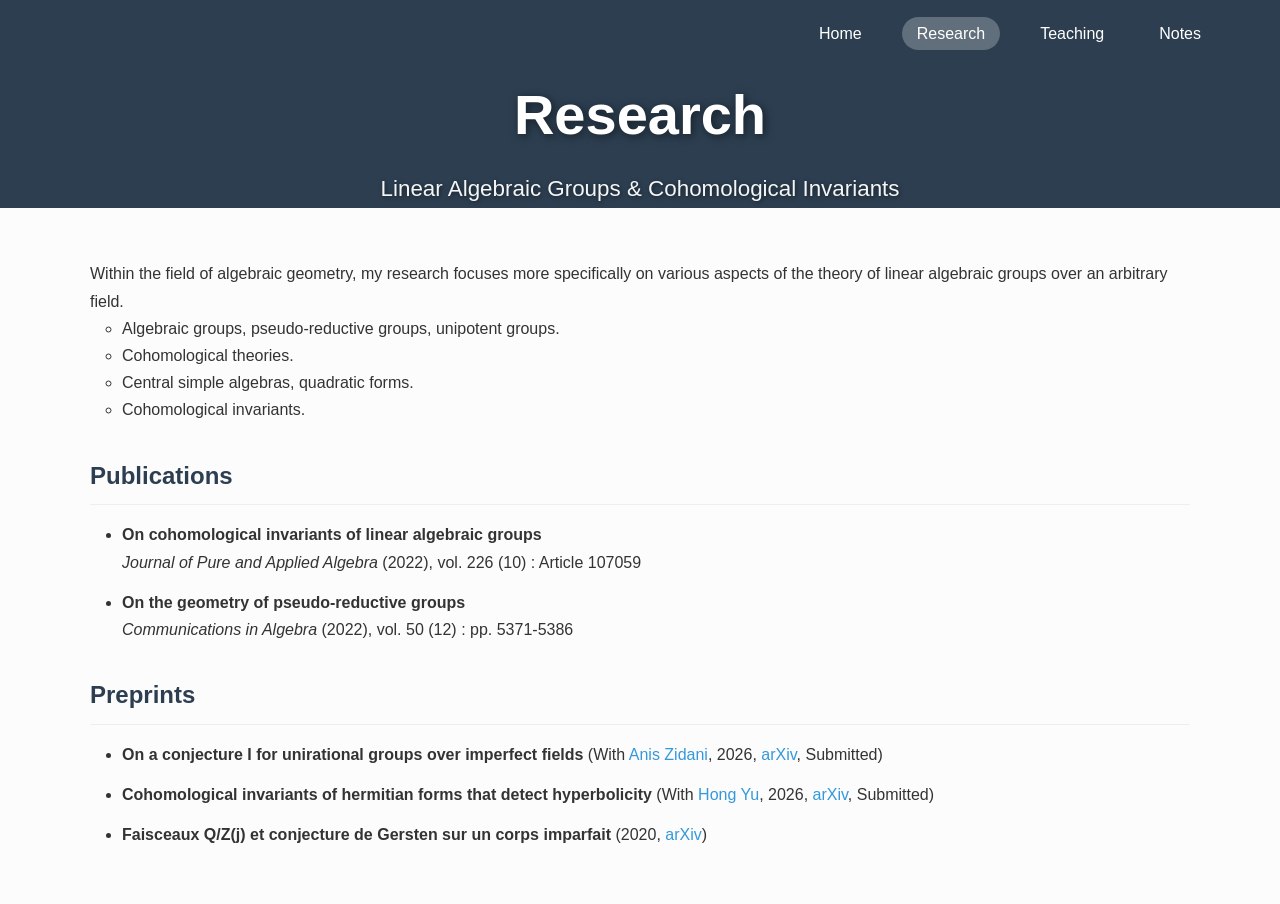
<file: research.html>
<!DOCTYPE html>
<html lang="en">
<head>
  <meta charset="UTF-8">
  <meta name="viewport" content="width=device-width, initial-scale=1.0">
  <title>Research | Alexandre Lourdeaux</title>
  <meta name="description" content="Research interests and publications of Alexandre Lourdeaux: Linear Algebraic Groups, Galois Cohomology, and Cohomological Invariants.">
  <link rel="canonical" href="https://alexldx.github.io/research.html" />
  <link rel="stylesheet" href="styles.css">
</head>
<body>

  <header class="banner" style="height: auto; min-height: 200px;">
    <div class="banner-overlay" style="position: relative; background-color: #2c3e50;">
      <nav class="navbar-overlay">
        <ul>
          <li><a href="index.html">Home</a></li>
          <li><a href="research.html" class="active">Research</a></li>
          <li><a href="teaching.html">Teaching</a></li>
          <li><a href="notes.html">Notes</a></li>
        </ul>
      </nav>
      <div class="banner-text">
        <h2>Research</h2>
        <p>Linear Algebraic Groups & Cohomological Invariants</p>
      </div>
    </div>
  </header>


  <div class="container">
    
    <section class="research-section">
      <p>
        Within the field of algebraic geometry, my research focuses more specifically on various aspects of the theory of linear algebraic groups over an arbitrary field.
      </p>
      <div class="list-doc2">
        <ul>
          <li>Algebraic groups, pseudo-reductive groups, unipotent groups.</li>
          <li>Cohomological theories.</li>
          <li>Central simple algebras, quadratic forms.</li>
          <li>Cohomological invariants.</li>
        </ul>
      </div>
    </section>

    <section class="research-section">
      <h2>Publications</h2>
      <div class="list-doc">
        <ul>
          <li>
            <strong>On cohomological invariants of linear algebraic groups</strong> <br>
            <em>Journal of Pure and Applied Algebra</em> (2022), vol. 226 (10) : Article 107059 
          </li>
          <li>
            <strong>On the geometry of pseudo-reductive groups</strong> <br>
            <em>Communications in Algebra</em> (2022), vol. 50 (12) : pp. 5371-5386 
          </li>
        </ul>
      </div>
    </section>

    <section class="research-section">
      <h2>Preprints</h2>
      <div class="list-doc">
        <ul>
          <li>
            <strong>On a conjecture I for unirational groups over imperfect fields</strong> (With <a href="https://webusers.imj-prg.fr/~anis.zidani/" target="_blank">Anis Zidani</a>, 2026, <a href="https://arxiv.org/abs/2604.05148" target="_blank">arXiv</a>, Submitted) 
          </li>
          <li>
            <strong>Cohomological invariants of hermitian forms that detect hyperbolicity</strong> (With <a href="https://math.sustech.edu.cn/e/huyong" target="_blank">Hong Yu</a>, 2026, <a href="https://arxiv.org/abs/2604.00581" target="_blank">arXiv</a>, Submitted) 
          </li>
          <li>
            <strong>Faisceaux Q/Z(j) et conjecture de Gersten sur un corps imparfait</strong> (2020, <a href="https://arxiv.org/abs/2010.09182v1" target="_blank">arXiv</a>) 
          </li>
        </ul>
      </div>
    </section>

  </div>

</body>
</html>
</file>
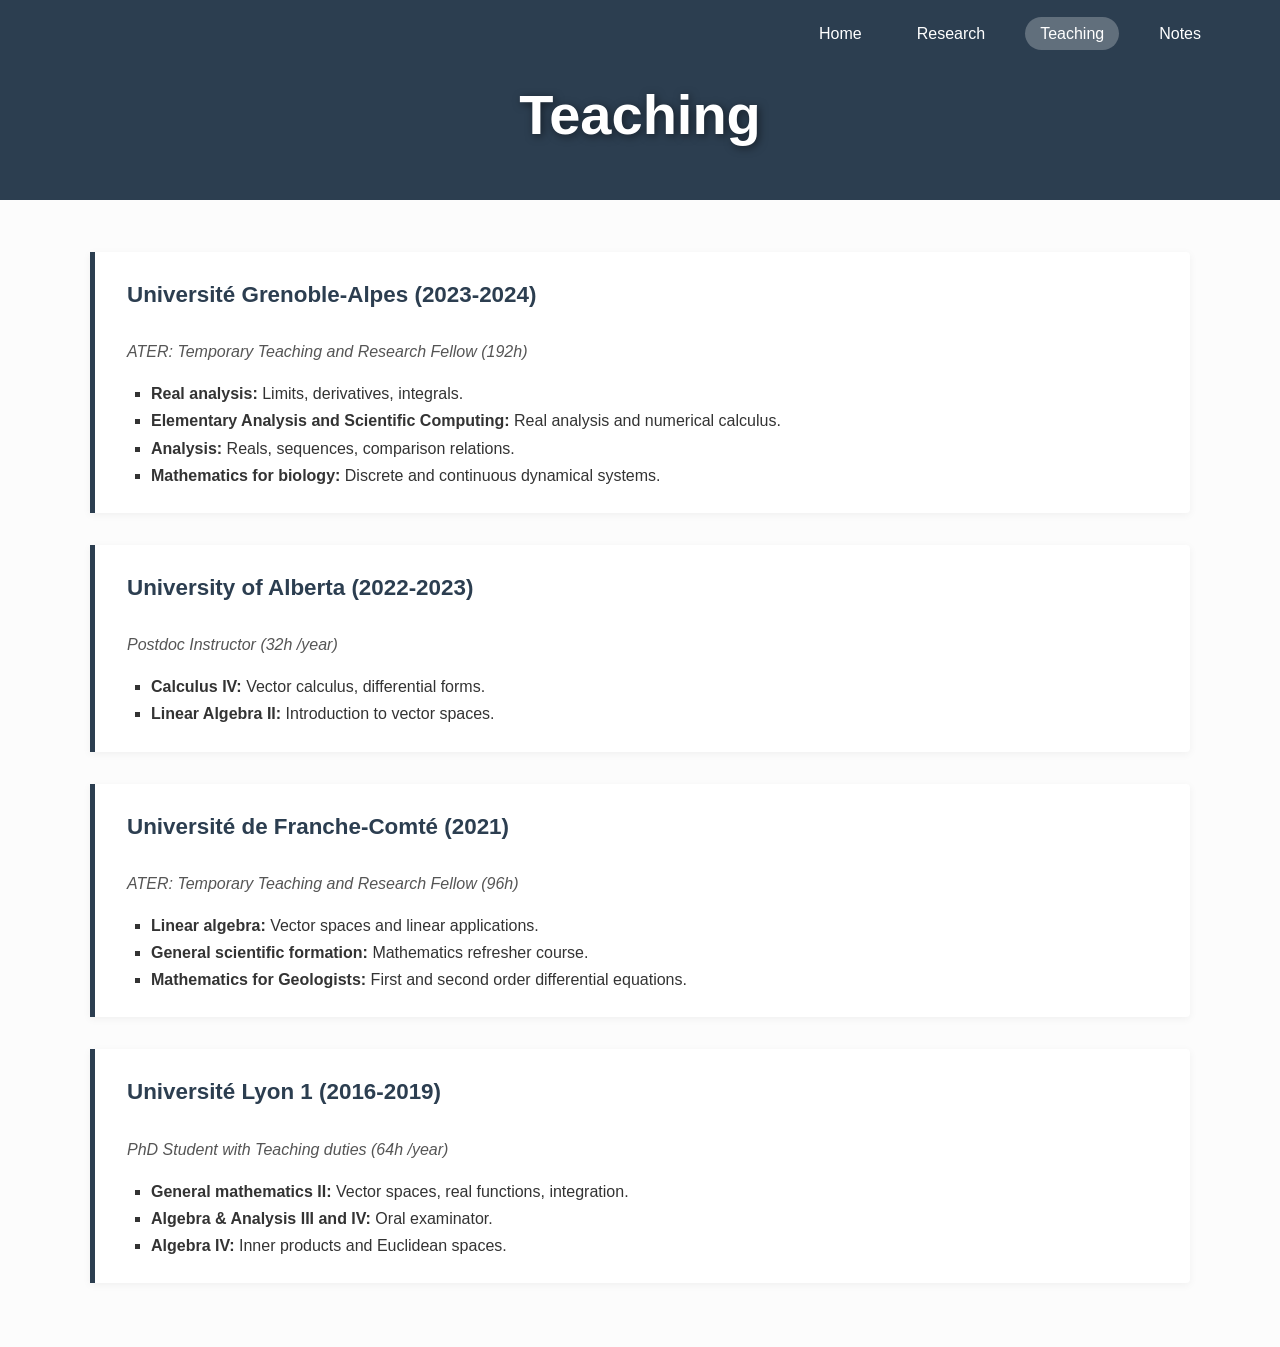
<file: teaching.html>
<!DOCTYPE html>
<html lang="en">
<head>
  <meta charset="UTF-8">
  <meta name="viewport" content="width=device-width, initial-scale=1.0">
  <title>Enseignement | Alexandre Lourdeaux</title>
  <meta name="description" content="Teaching experiences of Alexandre Lourdeaux : Algebra, Calculus, Analysis.">
  <link rel="canonical" href="https://alexldx.github.io/teaching.html" />
  <link rel="stylesheet" href="styles.css">
</head>
<body>

<header class="banner" style="height: auto; min-height: 200px;">
    <div class="banner-overlay" style="position: relative; background-color: #2c3e50;">
      <nav class="navbar-overlay">
        <ul>
          <li><a href="index.html">Home</a></li>
          <li><a href="research.html">Research</a></li>
          <li><a href="teaching.html" class="active">Teaching</a></li>
          <li><a href="notes.html">Notes</a></li>
        </ul>
      </nav>
      <div class="banner-text">
        <h2>Teaching</h2>
        
      </div>
    </div>
  </header>

  

  <div class="container">
    <section class="content-section">
      
      <div class="teaching-block">
        <h2>Université Grenoble-Alpes (2023-2024)</h2>
        <p>ATER: Temporary Teaching and Research Fellow (192h)</p>
        <ul>
          <li><strong>Real analysis:</strong> Limits, derivatives, integrals.</li>
          <li><strong>Elementary Analysis and Scientific Computing:</strong> Real analysis and numerical calculus.</li>
          <li><strong>Analysis:</strong> Reals, sequences, comparison relations.</li>
          <li><strong>Mathematics for biology:</strong> Discrete and continuous dynamical systems.</li>
        </ul>
      </div>

      <div class="teaching-block">
        <h2>University of Alberta (2022-2023)</h2>
        <p>Postdoc Instructor (32h /year)</p>
        <ul>
          <li><strong>Calculus IV:</strong> Vector calculus, differential forms.</li>
          <li><strong>Linear Algebra II:</strong> Introduction to vector spaces.</li>
        </ul>
      </div>

      <div class="teaching-block">
        <h2>Université de Franche-Comté (2021)</h2>
        <p>ATER: Temporary Teaching and Research Fellow (96h)</p>
        <ul>
          <li><strong>Linear algebra:</strong> Vector spaces and linear applications.</li>
          <li><strong>General scientific formation:</strong> Mathematics refresher course.</li>
          <li><strong>Mathematics for Geologists:</strong> First and second order differential equations.</li>
        </ul>
      </div>

      <div class="teaching-block">
        <h2>Université Lyon 1 (2016-2019)</h2>
        <p>PhD Student with Teaching duties (64h /year)</p>
        <ul>
          <li><strong>General mathematics II:</strong> Vector spaces, real functions, integration.</li>
          <li><strong>Algebra & Analysis III and IV:</strong> Oral examinator.</li>
          <li><strong>Algebra IV:</strong> Inner products and Euclidean spaces.</li>
        </ul>
      </div>

    </section>
  </div>

</body>
</html>
</file>
<file: styles.css>
/* --- 1. BASE & TYPOGRAPHIE --- */
* { 
    margin: 0; 
    padding: 0; 
    box-sizing: border-box; 
}

body {
    font-family: 'Inter', -apple-system, BlinkMacSystemFont, "Segoe UI", Roboto, sans-serif;
    color: #333;
    background-color: #fcfcfc;
    line-height: 1.7;
}

.container { 
    width: 90%; 
    max-width: 1100px; 
    margin: 0 auto; 
    padding: 2rem 0;
}

h1, h2, h3 {
    color: #2c3e50;
    margin-bottom: 1rem;
}

h2 {
    border-bottom: 1px solid #eee;
    padding-bottom: 8px;
    margin-top: 2rem;
}

/* --- 2. NAVIGATION & BANNIÈRE (HERO) --- */
.banner {
    position: relative;
    width: 100%;
    height: 60vh; /* Hauteur équilibrée */
    overflow: hidden;
    background-color: #2c3e50;
}


.banner-image img {
  width: 100%;
  height: 100%;
  object-fit: cover;
  /* Aligne l'image sur son centre vertical et horizontal */
  object-position: center 50%; 
}

.banner-overlay {
    position: absolute;
    top: 0; left: 0; width: 100%; height: 100%;
    background-color: rgba(0, 0, 0, 0.35); /* Voile pour la lisibilité */
    display: flex;
    flex-direction: column;
    color: #FFFFFF;
}

.navbar-overlay {
    width: 100%;
    padding: 20px 0;
    display: flex;
    justify-content: flex-end;
}

.navbar-overlay ul { 
    list-style: none; 
    display: flex; 
    gap: 25px; 
    padding-right: 5%;
}

.navbar-overlay ul li a {
    text-decoration: none;
    color: #FFFFFF;
    font-weight: 500;
    padding: 8px 15px;
    border-radius: 20px;
    transition: all 0.3s ease;
}

.navbar-overlay ul li a:hover,
.navbar-overlay ul li a.active {
    background-color: rgba(255, 255, 255, 0.25);
}

.banner-text {
    flex-grow: 1;
    display: flex;
    flex-direction: column;
    justify-content: center;
    align-items: center;
    text-align: center;
}

.banner-text h1 {
    font-size: 3.5rem;
    color: #FFFFFF;
    border: none;
    text-shadow: 2px 2px 8px rgba(0, 0, 0, 0.5);
    margin: 0;
}


.banner-text h2 {
    font-size: 3.5rem;
    color: #FFFFFF;
    border: none;
    text-shadow: 2px 2px 8px rgba(0, 0, 0, 0.5);
    margin: 0;
}


.banner-text p {
    font-size: 1.4rem;
    font-weight: 300;
    opacity: 0.95;
    text-shadow: 1px 1px 4px rgba(0, 0, 0, 0.5);
}


/* 1. Réduire l'espace sous la bannière */
.hero-banner, .banner {
  margin-bottom: 20px; /* Réduisez cette valeur (par exemple de 50px à 20px) */
}



/* --- 3. SECTIONS DE CONTENU --- */
/* Zone Introduction (Accueil) */
.intro {
    background: #f8f9fa;
    padding: 4rem 0;
    border-bottom: 1px solid #eee;
}

/* 2. Réduire l'espace interne en haut de la section intro */
.intro {
  padding-top: 20px; /* Diminuez le padding supérieur */
  padding-bottom: 40px;
}

.intro-flex {
    display: flex;
    flex-wrap: wrap;
    align-items: center;
    gap: 3rem;
}

.photo-profil img {
    width: 220px;
    height: 220px;
    object-fit: cover;
    border-radius: 4px;
    box-shadow: 0 4px 15px rgba(0,0,0,0.1);
}

.intro-texte { flex: 1; min-width: 300px; }
.intro-texte p { margin-bottom: 1.2rem; }

/* Bouton CV */
.btn-cv {
    display: inline-block;
    padding: 12px 30px;
    background-color: #2c3e50;
    color: #fff !important;
    text-decoration: none;
    border-radius: 50px;
    font-weight: 600;
    transition: all 0.3s ease;
    border: 2px solid #2c3e50;
    margin-top: 1rem;
}

.btn-cv:hover {
    background-color: transparent;
    color: #2c3e50 !important;
}

/* --- 4. ENSEIGNEMENT (CARTES) --- */
.teaching-block {
    background: #fff;
    border-left: 5px solid #2c3e50;
    margin-bottom: 2rem;
    padding: 1.5rem 2rem;
    box-shadow: 0 2px 8px rgba(0,0,0,0.05);
    border-radius: 0 4px 4px 0;
}

.teaching-block h2 { 
    margin-top: 0; 
    border: none; 
    color: #2c3e50;
    font-size: 1.4rem;
}

.teaching-block p { 
    margin: 5px 0 15px 0; 
    font-style: italic;
    color: #555;
}

.teaching-block ul {
    margin-left: 1.5rem;
    list-style-type: square;
}

/* --- 5. LISTES ET LIENS (RECHERCHE & NOTES) --- */
.list-doc2 ul {
    margin-left: 2rem;
    list-style-type: circle
}

.list-doc ul, .documents ul {
    margin-left: 2rem;
    margin-bottom: 1.5rem;
}

.list-doc li, .documents li {
    margin-bottom: 0.8rem;
}

a {
    color: #3498db;
    text-decoration: none;
    transition: color 0.2s;
}

a:hover {
    color: #2980b9;
    text-decoration: underline;
}

/* Style spécifique email */
.email a {
    color: #e67e22;
    font-weight: bold;
}

/* --- Styles pour les résumés déroulants (Abstracts) --- */
.abstract-container {
    margin-top: 8px;
    margin-bottom: 15px;
    border: 1px solid #eee;
    border-radius: 4px;
    background-color: #fafafa;
    transition: all 0.3s ease;
}

.abstract-container[open] {
    background-color: #fff;
    box-shadow: 0 2px 8px rgba(0,0,0,0.05);
}

summary {
    padding: 6px 12px;
    font-size: 0.9rem;
    font-weight: 600;
    color: #3498db;
    cursor: pointer;
    outline: none;
    list-style: none; /* Cache la flèche par défaut dans certains navigateurs */
}

summary::-webkit-details-marker {
    display: none; /* Cache la flèche sous Chrome/Safari */
}

summary:before {
    content: "▶ "; /* Ajoute un petit triangle personnalisé */
    font-size: 0.7rem;
    margin-right: 5px;
    transition: transform 0.2s;
    display: inline-block;
}

.abstract-container[open] summary:before {
    transform: rotate(90deg); /* Fait pivoter le triangle quand c'est ouvert */
}

summary:hover {
    color: #2c3e50;
    text-decoration: underline;
}

.abstract-content {
    padding: 10px 15px 15px 15px;
    font-size: 0.95rem;
    line-height: 1.5;
    color: #555;
    border-top: 1px solid #eee;
    font-style: italic;
}
</file>
